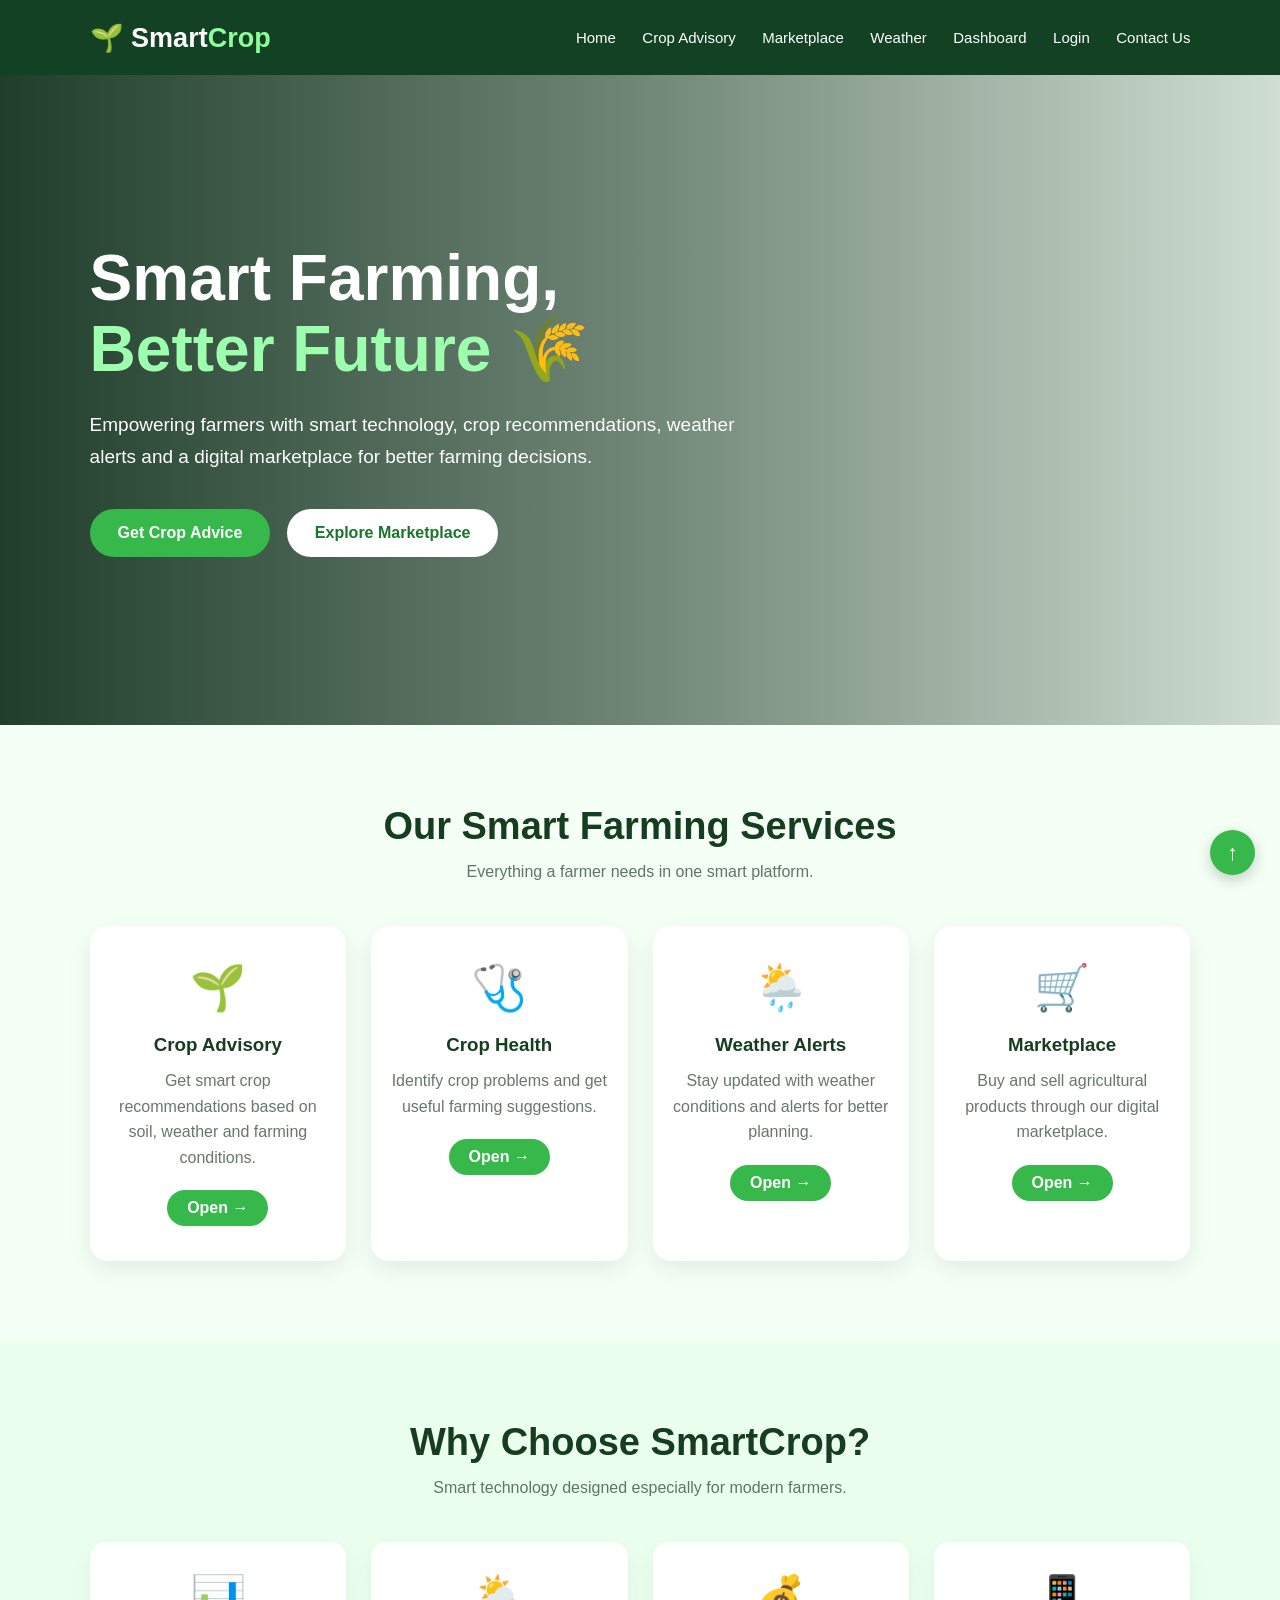
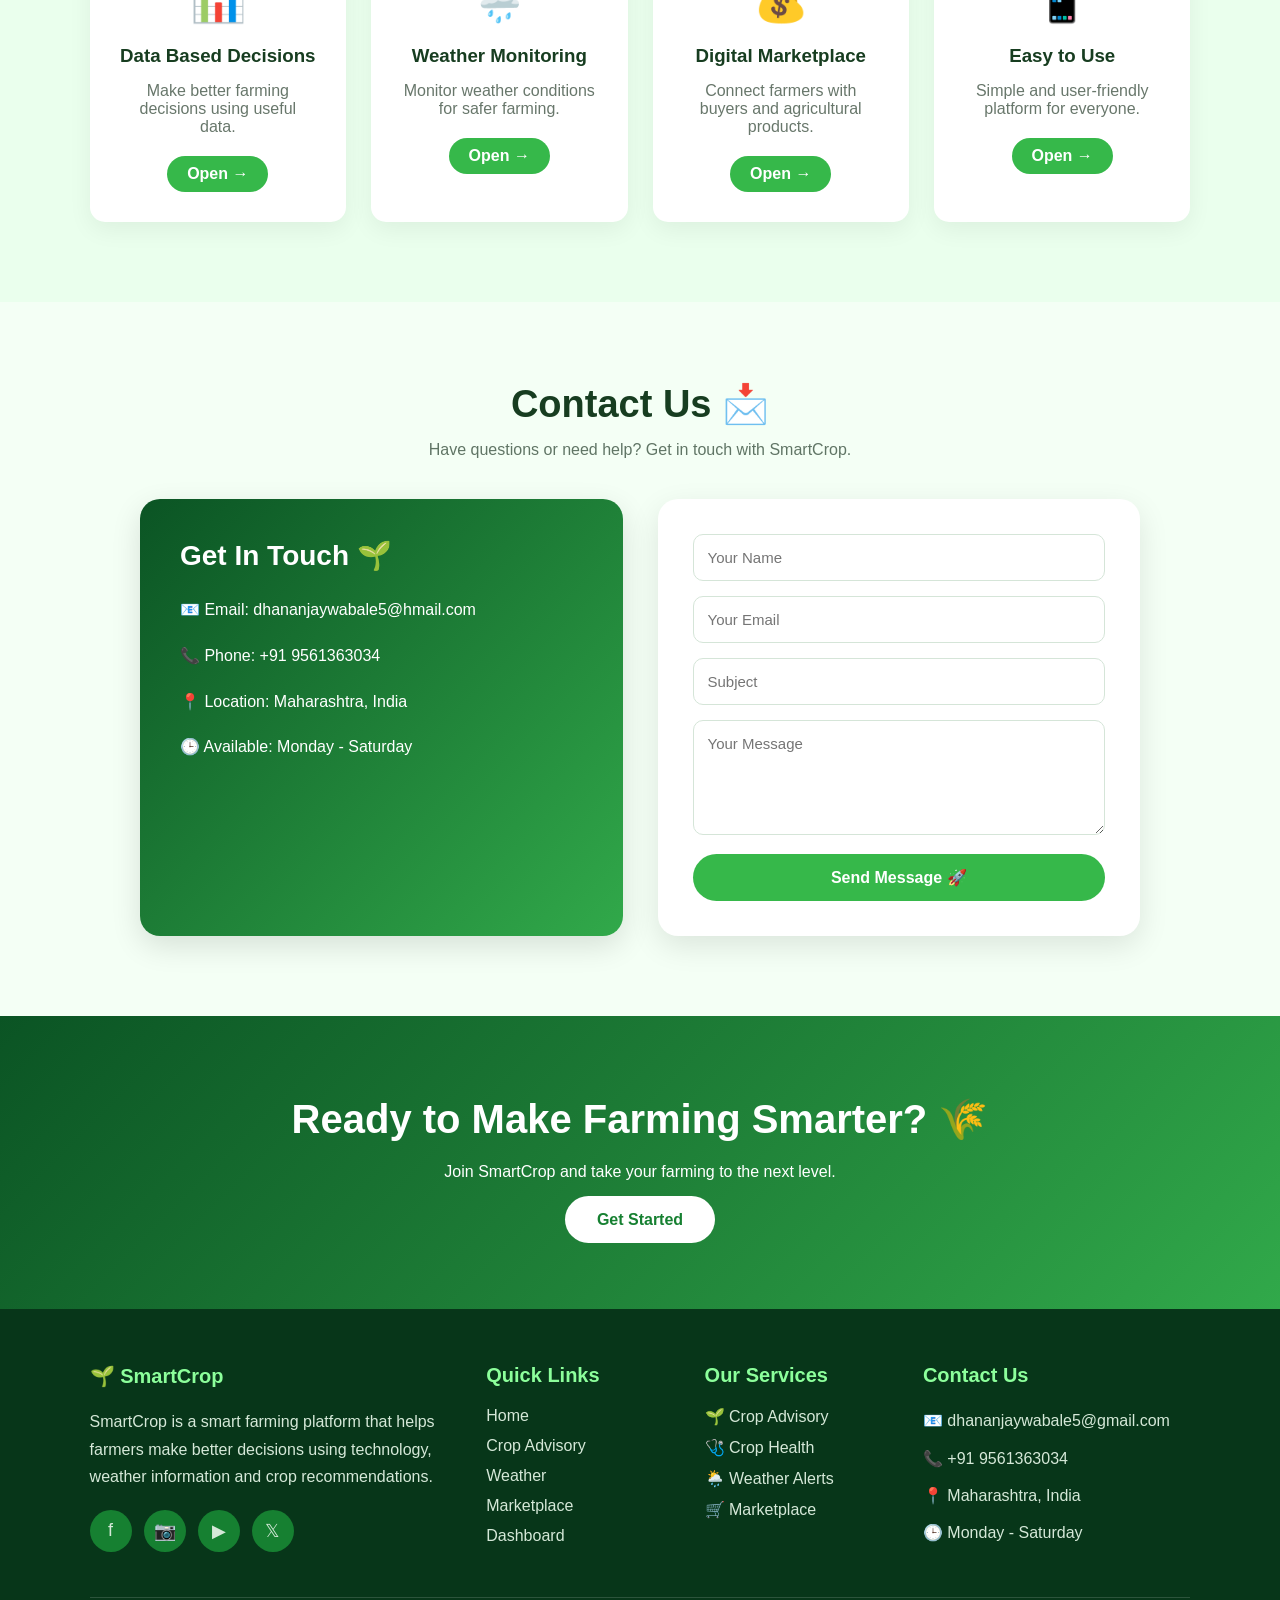
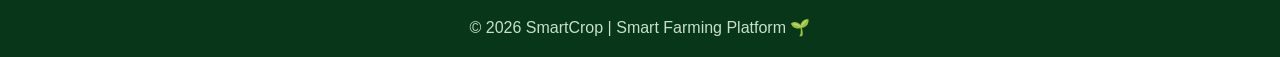
<file: SmartCrop_Project/HTML/index.html>
<!DOCTYPE html>
<html lang="en">
<head>
<meta charset="UTF-8">
<meta name="viewport" content="width=device-width, initial-scale=1.0">

<title>SmartCrop - Smart Farming Platform</title>

<style>
* {
    margin: 0;
    padding: 0;
    box-sizing: border-box;
    font-family: Arial, sans-serif;
}

html {
    scroll-behavior: smooth;
}

body {
    background: #f4fff5;
    color: #173d20;
    animation: fadeIn 1s ease;
}

/* NAVBAR */
.navbar {
    height: 75px;
    background: rgba(8, 55, 25, 0.95);
    display: flex;
    align-items: center;
    justify-content: space-between;
    padding: 0 7%;
    position: relative;
    z-index: 10;
}

.logo {
    color: white;
    font-size: 27px;
    font-weight: bold;
}

.logo span {
    color: #8cff9b;
}

.navbar a {
    color: white;
    text-decoration: none;
    margin-left: 22px;
    font-size: 15px;
    transition: 0.3s;
}

.navbar a:hover {
    color: #8cff9b;
}

/* HERO */
.hero {
    min-height: 650px;
    display: flex;
    align-items: center;
    padding: 70px 7%;
    position: relative;
    overflow: hidden;

    background-image:
        linear-gradient(
            90deg,
            rgba(3, 35, 15, 0.88),
            rgba(3, 35, 15, 0.55),
            rgba(3, 35, 15, 0.15)
        ),
        url("https://images.unsplash.com/photo-1500382017468-9049fed747ef?auto=format&fit=crop&w=2000&q=85");

    background-size: cover;
    background-position: center;
    background-repeat: no-repeat;
}

.hero-content {
    max-width: 700px;
    color: white;
    animation: slideLeft 1.2s ease;
}

.hero h1 {
    font-size: 64px;
    line-height: 1.1;
    margin-bottom: 25px;
    color: white;
}

.hero h1 span {
    color: #9dffad;
}

.hero p {
    font-size: 19px;
    line-height: 1.7;
    color: white;
    max-width: 650px;
    margin-bottom: 35px;
}

.buttons a {
    display: inline-block;
    padding: 15px 28px;
    margin-right: 12px;
    border-radius: 30px;
    text-decoration: none;
    font-weight: bold;
    transition: 0.3s;
}

.btn-primary {
    background: #36b84a;
    color: white;
}

.btn-primary:hover {
    background: #249137;
    transform: translateY(-5px);
}

.btn-secondary {
    background: white;
    color: #18752b;
}

.btn-secondary:hover {
    transform: translateY(-5px);
}

/* SECTIONS */
.section {
    padding: 80px 7%;
    text-align: center;
}

.section h2 {
    font-size: 38px;
    margin-bottom: 15px;
}

.section-intro {
    color: #607565;
    margin-bottom: 45px;
}

/* SERVICE CARDS */
.cards {
    display: grid;
    grid-template-columns: repeat(4, 1fr);
    gap: 25px;
}

.card {
    background: white;
    padding: 35px 20px;
    border-radius: 18px;
    box-shadow: 0 8px 25px rgba(0,0,0,0.08);
    transition: 0.4s;
    animation: cardUp 1s ease;

    text-decoration: none;
    color: #173d20;
    display: block;
    cursor: pointer;
}

.card:hover {
    transform: translateY(-12px) scale(1.02);
    box-shadow: 0 18px 35px rgba(0,0,0,0.16);
}

.icon {
    font-size: 45px;
    margin-bottom: 20px;
}

.card h3 {
    margin-bottom: 12px;
}

.card p {
    color: #68776b;
    line-height: 1.6;
}

.open-btn {
    display: inline-block;
    margin-top: 20px;
    padding: 9px 20px;
    background: #36b84a;
    color: white;
    border-radius: 20px;
    font-weight: bold;
}

/* WHY */
.why {
    background: #eaffed;
}

.features {
    display: grid;
    grid-template-columns: repeat(4, 1fr);
    gap: 25px;
}

.feature {
    background: white;
    padding: 30px;
    border-radius: 15px;
    transition: 0.4s;
    text-decoration: none;
    color: #173d20;
    display: block;
    cursor: pointer;
    box-shadow: 0 8px 25px rgba(0,0,0,0.06);
}

.feature:hover {
    transform: translateY(-10px) scale(1.03);
    box-shadow: 0 15px 30px rgba(0,0,0,0.13);
}

.feature h3 {
    margin: 15px 0;
}

.feature p {
    color: #68776b;
}

/* CONTACT */
.contact {
    padding: 80px 7%;
    background: #f4fff5;
    text-align: center;
}

.contact h2 {
    font-size: 38px;
    margin-bottom: 15px;
}

.contact-intro {
    color: #607565;
    margin-bottom: 40px;
}

.contact-container {
    max-width: 1000px;
    margin: auto;
    display: grid;
    grid-template-columns: 1fr 1fr;
    gap: 35px;
    text-align: left;
}

.contact-info {
    background: linear-gradient(135deg, #0b5424, #31a94a);
    color: white;
    padding: 40px;
    border-radius: 20px;
    box-shadow: 0 10px 30px rgba(0,0,0,0.12);
}

.contact-info h3 {
    font-size: 28px;
    margin-bottom: 25px;
}

.contact-info p {
    margin: 20px 0;
    line-height: 1.6;
}

.contact-form {
    background: white;
    padding: 35px;
    border-radius: 20px;
    box-shadow: 0 10px 30px rgba(0,0,0,0.10);
}

.contact-form input,
.contact-form textarea {
    width: 100%;
    padding: 14px;
    margin-bottom: 15px;
    border: 1px solid #d5e5d8;
    border-radius: 10px;
    outline: none;
    font-size: 15px;
}

.contact-form input:focus,
.contact-form textarea:focus {
    border-color: #36b84a;
}

.contact-form button {
    width: 100%;
    padding: 14px;
    border: none;
    border-radius: 25px;
    background: #36b84a;
    color: white;
    font-size: 16px;
    font-weight: bold;
    cursor: pointer;
    transition: 0.3s;
}

.contact-form button:hover {
    background: #249137;
    transform: translateY(-3px);
}

/* CTA */
.cta {
    padding: 80px 7%;
    text-align: center;
    background: linear-gradient(135deg, #0b5424, #31a94a);
    color: white;
}

.cta h2 {
    font-size: 40px;
    margin-bottom: 20px;
}

.cta p {
    margin-bottom: 30px;
}

.cta a {
    background: white;
    color: #168031;
    padding: 15px 32px;
    border-radius: 30px;
    text-decoration: none;
    font-weight: bold;
}

/* PROFESSIONAL FOOTER */
footer {
    background: #073619;
    color: white;
    padding: 55px 7% 20px;
}

.footer-container {
    max-width: 1200px;
    margin: auto;
    display: grid;
    grid-template-columns: 2fr 1fr 1fr 1.5fr;
    gap: 40px;
}

.footer-box h3 {
    color: #8cff9b;
    margin-bottom: 20px;
    font-size: 20px;
}

.footer-box p {
    color: #d5e8d8;
    line-height: 1.7;
    margin-bottom: 10px;
}

.footer-box a {
    display: block;
    color: #d5e8d8;
    text-decoration: none;
    margin-bottom: 12px;
    transition: 0.3s;
}

.footer-box a:hover {
    color: #8cff9b;
    transform: translateX(5px);
}

/* SOCIAL ICONS */
.social {
    display: flex;
    gap: 12px;
    margin-top: 20px;
}

.social a {
    display: flex;
    align-items: center;
    justify-content: center;
    width: 42px;
    height: 42px;
    background: #168031;
    border-radius: 50%;
    font-size: 18px;
    margin: 0;
    transition: 0.3s;
}

.social a:hover {
    background: #36b84a;
    transform: translateY(-5px);
}

/* COPYRIGHT */
.footer-bottom {
    border-top: 1px solid rgba(255,255,255,0.15);
    margin-top: 40px;
    padding-top: 20px;
    text-align: center;
}

.footer-bottom p {
    color: #c9dfcd;
}

/* BACK TO TOP */
.top-btn {
    position: fixed;
    right: 25px;
    bottom: 25px;
    width: 45px;
    height: 45px;
    background: #36b84a;
    color: white;
    border-radius: 50%;
    display: flex;
    align-items: center;
    justify-content: center;
    text-decoration: none;
    font-size: 22px;
    box-shadow: 0 5px 15px rgba(0,0,0,0.2);
    transition: 0.3s;
    z-index: 100;
}

.top-btn:hover {
    background: #249137;
    transform: translateY(-5px);
}

/* ANIMATIONS */
@keyframes fadeIn {
    from {
        opacity: 0;
    }

    to {
        opacity: 1;
    }
}

@keyframes slideLeft {
    from {
        opacity: 0;
        transform: translateX(-70px);
    }

    to {
        opacity: 1;
        transform: translateX(0);
    }
}

@keyframes cardUp {
    from {
        opacity: 0;
        transform: translateY(50px);
    }

    to {
        opacity: 1;
        transform: translateY(0);
    }
}

/* TABLET */
@media(max-width: 900px) {

    .cards,
    .features {
        grid-template-columns: repeat(2, 1fr);
    }

    .footer-container {
        grid-template-columns: 1fr 1fr;
    }

    .hero h1 {
        font-size: 45px;
    }
}

/* MOBILE */
@media(max-width: 700px) {

    .contact-container {
        grid-template-columns: 1fr;
    }
}

@media(max-width: 600px) {

    .navbar {
        padding: 0 4%;
    }

    .navbar a {
        display: none;
    }

    .cards,
    .features {
        grid-template-columns: 1fr;
    }

    .footer-container {
        grid-template-columns: 1fr;
    }

    .hero {
        min-height: 600px;
    }

    .hero h1 {
        font-size: 40px;
    }
}
</style>
</head>

<body>

<!-- NAVBAR -->
<nav class="navbar">

    <div class="logo">
        🌱 Smart<span>Crop</span>
    </div>

    <div>
        <a href="index.html">Home</a>
        <a href="crop-advisory.html">Crop Advisory</a>
        <a href="marketplace.html">Marketplace</a>
        <a href="weather.html">Weather</a>
        <a href="dashboard.html">Dashboard</a>
        <a href="login.html">Login</a>
        <a href="#contact">Contact Us</a>
    </div>

</nav>


<!-- HERO -->
<section class="hero">

    <div class="hero-content">

        <h1>
            Smart Farming,<br>
            <span>Better Future 🌾</span>
        </h1>

        <p>
            Empowering farmers with smart technology, crop recommendations,
            weather alerts and a digital marketplace for better farming decisions.
        </p>

        <div class="buttons">

            <a href="crop-advisory.html" class="btn-primary">
                Get Crop Advice
            </a>

            <a href="marketplace.html" class="btn-secondary">
                Explore Marketplace
            </a>

        </div>

    </div>

</section>


<!-- SERVICES -->
<section class="section">

    <h2>Our Smart Farming Services</h2>

    <p class="section-intro">
        Everything a farmer needs in one smart platform.
    </p>

    <div class="cards">

        <a href="crop-advisory.html" class="card">
            <div class="icon">🌱</div>
            <h3>Crop Advisory</h3>
            <p>
                Get smart crop recommendations based on soil,
                weather and farming conditions.
            </p>
            <span class="open-btn">Open →</span>
        </a>

        <a href="crop-advisory.html" class="card">
            <div class="icon">🩺</div>
            <h3>Crop Health</h3>
            <p>
                Identify crop problems and get useful farming
                suggestions.
            </p>
            <span class="open-btn">Open →</span>
        </a>

        <a href="weather.html" class="card">
            <div class="icon">🌦️</div>
            <h3>Weather Alerts</h3>
            <p>
                Stay updated with weather conditions and alerts
                for better planning.
            </p>
            <span class="open-btn">Open →</span>
        </a>

        <a href="marketplace.html" class="card">
            <div class="icon">🛒</div>
            <h3>Marketplace</h3>
            <p>
                Buy and sell agricultural products through our
                digital marketplace.
            </p>
            <span class="open-btn">Open →</span>
        </a>

    </div>

</section>


<!-- WHY SMARTCROP -->
<section class="section why">

    <h2>Why Choose SmartCrop?</h2>

    <p class="section-intro">
        Smart technology designed especially for modern farmers.
    </p>

    <div class="features">

        <a href="dashboard.html" class="feature">
            <div class="icon">📊</div>
            <h3>Data Based Decisions</h3>
            <p>
                Make better farming decisions using useful data.
            </p>
            <span class="open-btn">Open →</span>
        </a>

        <a href="weather.html" class="feature">
            <div class="icon">🌦️</div>
            <h3>Weather Monitoring</h3>
            <p>
                Monitor weather conditions for safer farming.
            </p>
            <span class="open-btn">Open →</span>
        </a>

        <a href="marketplace.html" class="feature">
            <div class="icon">💰</div>
            <h3>Digital Marketplace</h3>
            <p>
                Connect farmers with buyers and agricultural products.
            </p>
            <span class="open-btn">Open →</span>
        </a>

        <a href="login.html" class="feature">
            <div class="icon">📱</div>
            <h3>Easy to Use</h3>
            <p>
                Simple and user-friendly platform for everyone.
            </p>
            <span class="open-btn">Open →</span>
        </a>

    </div>

</section>


<!-- CONTACT US -->
<section class="contact" id="contact">

    <h2>Contact Us 📩</h2>

    <p class="contact-intro">
        Have questions or need help? Get in touch with SmartCrop.
    </p>

    <div class="contact-container">

        <div class="contact-info">

            <h3>Get In Touch 🌱</h3>

            <p>📧 Email: dhananjaywabale5@hmail.com</p>

            <p>📞 Phone: +91 9561363034</p>

            <p>📍 Location: Maharashtra, India</p>

            <p>🕒 Available: Monday - Saturday</p>

        </div>


        <form class="contact-form">

            <input type="text" placeholder="Your Name" required>

            <input type="email" placeholder="Your Email" required>

            <input type="text" placeholder="Subject" required>

            <textarea
                placeholder="Your Message"
                rows="5"
                required
            ></textarea>

            <button type="submit">
                Send Message 🚀
            </button>

        </form>

    </div>

</section>


<!-- CTA -->
<section class="cta">

    <h2>
        Ready to Make Farming Smarter? 🌾
    </h2>

    <p>
        Join SmartCrop and take your farming to the next level.
    </p>

    <a href="register.html">
        Get Started
    </a>

</section>


<!-- PROFESSIONAL FOOTER -->
<footer>

    <div class="footer-container">

        <!-- ABOUT SMARTCROP -->
        <div class="footer-box">

            <h3>🌱 SmartCrop</h3>

            <p>
                SmartCrop is a smart farming platform that helps
                farmers make better decisions using technology,
                weather information and crop recommendations.
            </p>

            <div class="social">

                <a href="#" title="Facebook">f</a>

                <a href="#" title="Instagram">📷</a>

                <a href="#" title="YouTube">▶</a>

                <a href="#" title="X">𝕏</a>

            </div>

        </div>


        <!-- QUICK LINKS -->
        <div class="footer-box">

            <h3>Quick Links</h3>

            <a href="index.html">Home</a>

            <a href="crop-advisory.html">
                Crop Advisory
            </a>

            <a href="weather.html">
                Weather
            </a>

            <a href="marketplace.html">
                Marketplace
            </a>

            <a href="dashboard.html">
                Dashboard
            </a>

        </div>


        <!-- SERVICES -->
        <div class="footer-box">

            <h3>Our Services</h3>

            <a href="crop-advisory.html">
                🌱 Crop Advisory
            </a>

            <a href="crop-advisory.html">
                🩺 Crop Health
            </a>

            <a href="weather.html">
                🌦️ Weather Alerts
            </a>

            <a href="marketplace.html">
                🛒 Marketplace
            </a>

        </div>


        <!-- CONTACT -->
        <div class="footer-box">

            <h3>Contact Us</h3>

            <p>📧 dhananjaywabale5@gmail.com</p>

            <p>📞 +91 9561363034</p>

            <p>📍 Maharashtra, India</p>

            <p>🕒 Monday - Saturday</p>

        </div>

    </div>


    <!-- COPYRIGHT -->
    <div class="footer-bottom">

        <p>
            © 2026 SmartCrop | Smart Farming Platform 🌱
        </p>

    </div>

</footer>


<!-- BACK TO TOP -->
<a href="#" class="top-btn" title="Back to Top">
    ↑
</a>

</body>
</html>
</file>
